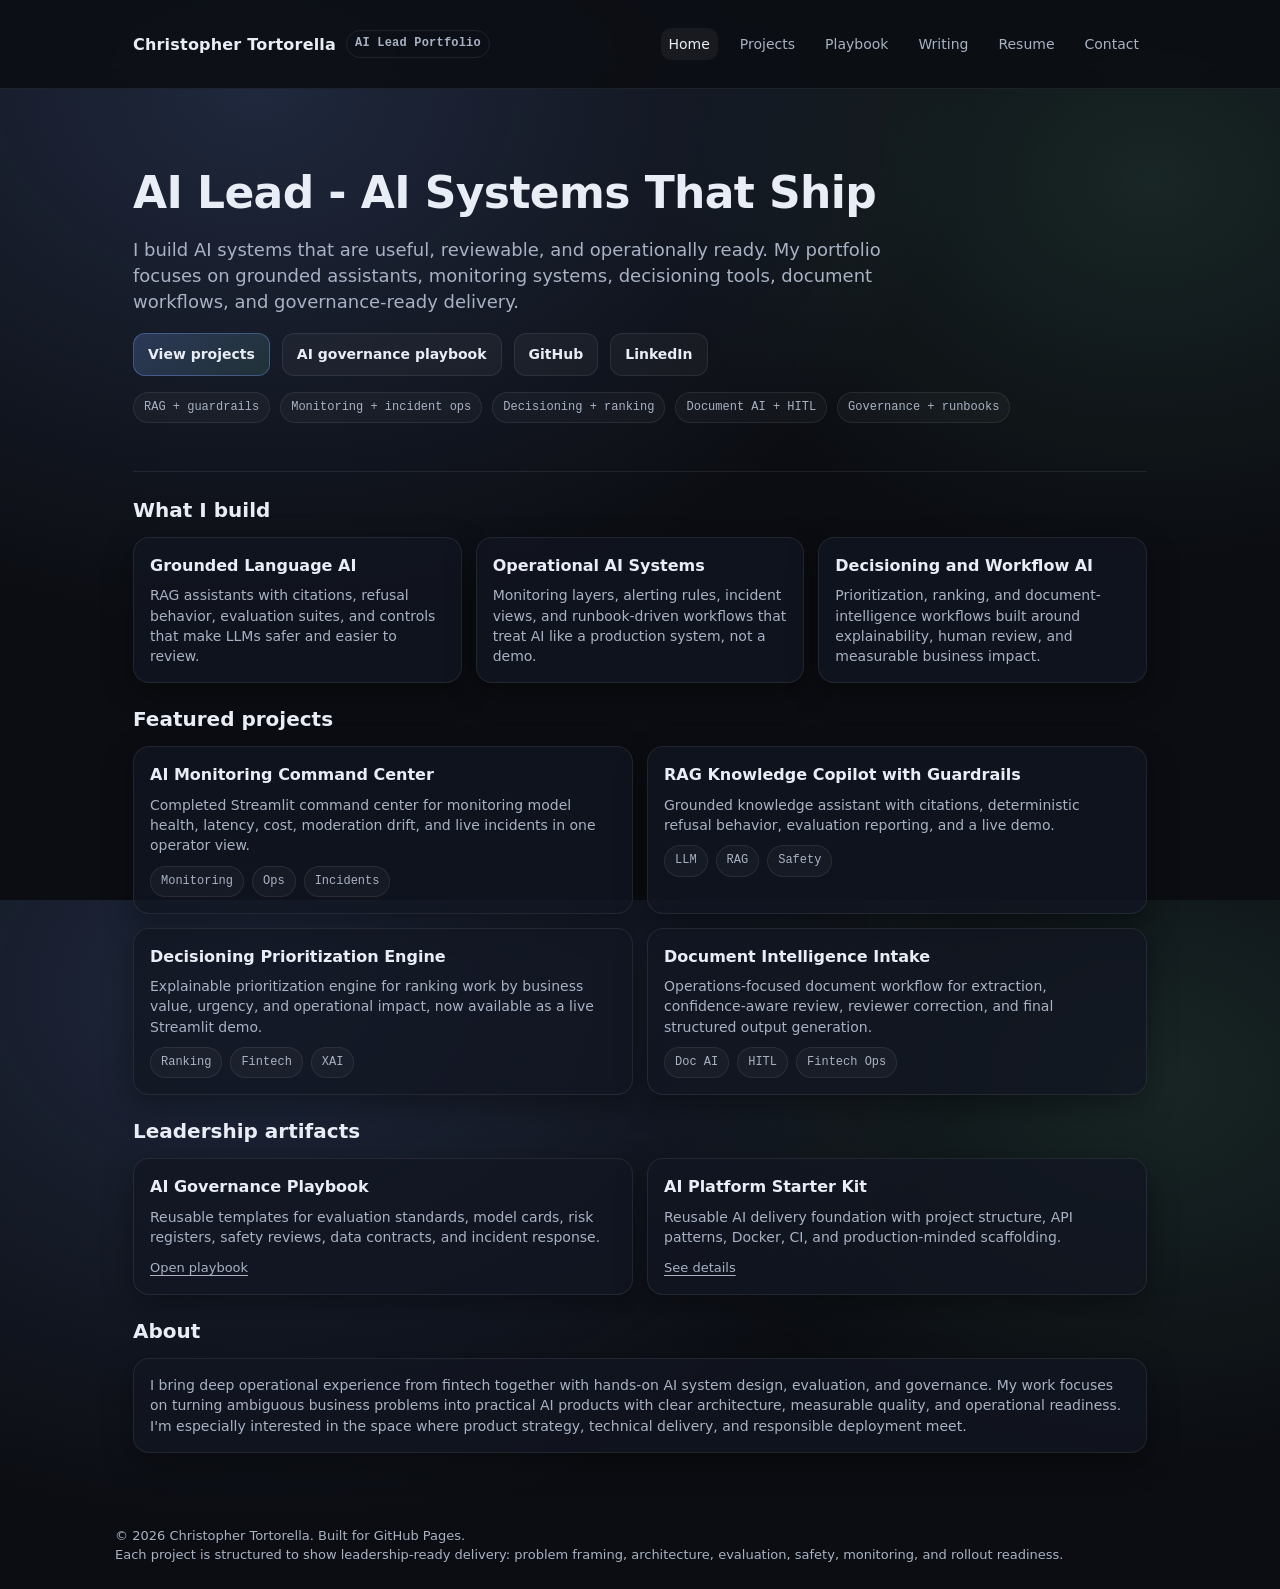
<file: index.html>
<!doctype html>
<html lang="en">
<head>
  <meta charset="utf-8"/>
  <meta name="viewport" content="width=device-width, initial-scale=1"/>
  <title>AI Lead Portfolio</title>
  <link rel="stylesheet" href="assets/css/style.css"/>
</head>
<body data-page="index">
  <script src="assets/config.js"></script>

<div class="nav">
  <div class="container nav-inner">
    <div class="brand">
      <span id="siteName">Christopher Tortorella</span>
      <span class="badge">AI Lead Portfolio</span>
    </div>
    <div class="links" id="navLinks">
      <a href="index.html" data-page="index">Home</a>
      <a href="projects.html" data-page="projects">Projects</a>
      <a href="playbook.html" data-page="playbook">Playbook</a>
      <a href="writing.html" data-page="writing">Writing</a>
      <a href="resume.html" data-page="resume">Resume</a>
      <a href="contact.html" data-page="contact">Contact</a>
    </div>
  </div>
</div>

  <div class="container">

<section class="hero">
  <h1>AI Lead - AI Systems That Ship</h1>

  <p class="lead">
    I build AI systems that are useful, reviewable, and operationally ready. My portfolio focuses on
    grounded assistants, monitoring systems, decisioning tools, document workflows, and governance-ready delivery.
  </p>

  <div class="cta-row">
    <a class="btn primary" href="projects.html">View projects</a>
    <a class="btn" href="playbook.html">AI governance playbook</a>
    <a class="btn" data-fill="github" href="#">GitHub</a>
    <a class="btn" data-fill="linkedin" href="#">LinkedIn</a>
  </div>

  <div class="kpi" style="margin-top:16px">
    <span class="pill">RAG + guardrails</span>
    <span class="pill">Monitoring + incident ops</span>
    <span class="pill">Decisioning + ranking</span>
    <span class="pill">Document AI + HITL</span>
    <span class="pill">Governance + runbooks</span>
  </div>
</section>

<hr class="sep"/>

<section class="section">
  <h2>What I build</h2>

  <div class="grid cols-3">
    <div class="card">
      <h3>Grounded Language AI</h3>
      <p>RAG assistants with citations, refusal behavior, evaluation suites, and controls that make LLMs safer and easier to review.</p>
    </div>

    <div class="card">
      <h3>Operational AI Systems</h3>
      <p>Monitoring layers, alerting rules, incident views, and runbook-driven workflows that treat AI like a production system, not a demo.</p>
    </div>

    <div class="card">
      <h3>Decisioning and Workflow AI</h3>
      <p>Prioritization, ranking, and document-intelligence workflows built around explainability, human review, and measurable business impact.</p>
    </div>
  </div>
</section>

<section class="section">
  <h2>Featured projects</h2>

  <div class="grid cols-2">
    <a class="card" href="projects.html#monitoring">
      <h3>AI Monitoring Command Center</h3>
      <p>Completed Streamlit command center for monitoring model health, latency, cost, moderation drift, and live incidents in one operator view.</p>
      <div class="project-meta">
        <span class="pill">Monitoring</span><span class="pill">Ops</span><span class="pill">Incidents</span>
      </div>
    </a>

    <a class="card" href="projects.html#rag-copilot">
      <h3>RAG Knowledge Copilot with Guardrails</h3>
      <p>Grounded knowledge assistant with citations, deterministic refusal behavior, evaluation reporting, and a live demo.</p>
      <div class="project-meta">
        <span class="pill">LLM</span><span class="pill">RAG</span><span class="pill">Safety</span>
      </div>
    </a>

    <a class="card" href="projects.html#decisioning">
      <h3>Decisioning Prioritization Engine</h3>
      <p>Explainable prioritization engine for ranking work by business value, urgency, and operational impact, now available as a live Streamlit demo.</p>
      <div class="project-meta">
        <span class="pill">Ranking</span><span class="pill">Fintech</span><span class="pill">XAI</span>
      </div>
    </a>

    <a class="card" href="projects.html#docai">
      <h3>Document Intelligence Intake</h3>
      <p>Operations-focused document workflow for extraction, confidence-aware review, reviewer correction, and final structured output generation.</p>
      <div class="project-meta">
        <span class="pill">Doc AI</span><span class="pill">HITL</span><span class="pill">Fintech Ops</span>
      </div>
    </a>
  </div>
</section>

<section class="section">
  <h2>Leadership artifacts</h2>

  <div class="grid cols-2">
    <div class="card">
      <h3>AI Governance Playbook</h3>
      <p>Reusable templates for evaluation standards, model cards, risk registers, safety reviews, data contracts, and incident response.</p>
      <div class="project-links">
        <a href="playbook.html">Open playbook</a>
      </div>
    </div>

    <div class="card">
      <h3>AI Platform Starter Kit</h3>
      <p>Reusable AI delivery foundation with project structure, API patterns, Docker, CI, and production-minded scaffolding.</p>
      <div class="project-links">
        <a href="projects.html#platform">See details</a>
      </div>
    </div>
  </div>
</section>

<section class="section">
  <h2>About</h2>

  <div class="card">
    <p>
      I bring deep operational experience from fintech together with hands-on AI system design, evaluation,
      and governance. My work focuses on turning ambiguous business problems into practical AI products with
      clear architecture, measurable quality, and operational readiness. I'm especially interested in the
      space where product strategy, technical delivery, and responsible deployment meet.
    </p>
  </div>
</section>

  </div>

<div class="container footer">
  <div>&copy; <span id="year"></span> <span id="footerName">Christopher Tortorella</span>. Built for GitHub Pages.</div>
  <div class="note">Each project is structured to show leadership-ready delivery: problem framing, architecture, evaluation, safety, monitoring, and rollout readiness.</div>
</div>
<script>
  const y = new Date().getFullYear();
  document.getElementById("year").textContent = y;
</script>

  <script src="assets/site.js"></script>
</body>
</html>
</file>
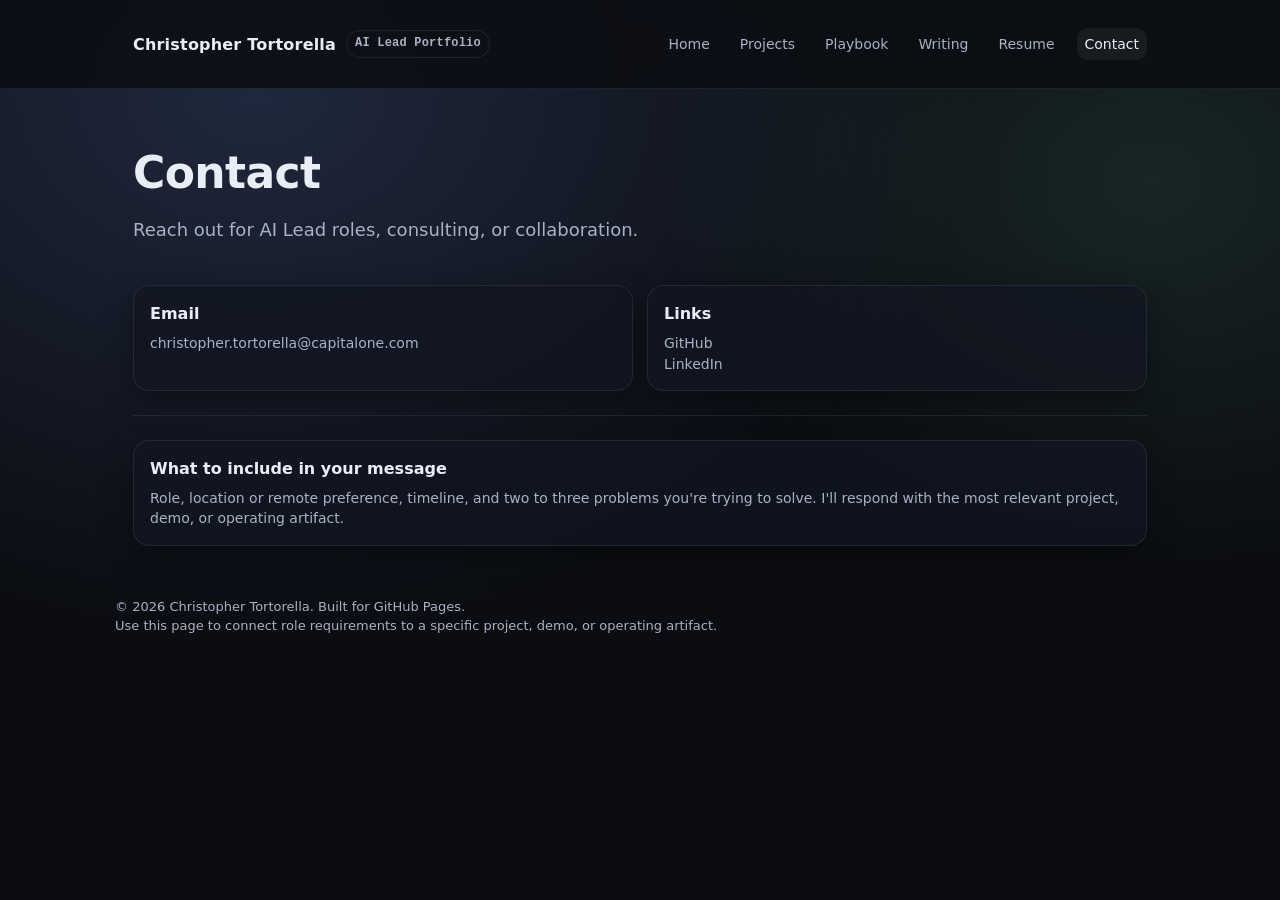
<file: contact.html>
<!doctype html>
<html lang="en">
<head>
  <meta charset="utf-8"/>
  <meta name="viewport" content="width=device-width, initial-scale=1"/>
  <title>Contact - AI Lead Portfolio</title>
  <link rel="stylesheet" href="assets/css/style.css"/>
</head>
<body data-page="contact">
  <script src="assets/config.js"></script>

<div class="nav">
  <div class="container nav-inner">
    <div class="brand">
      <span id="siteName">Christopher Tortorella</span>
      <span class="badge">AI Lead Portfolio</span>
    </div>
    <div class="links" id="navLinks">
      <a href="index.html" data-page="index">Home</a>
      <a href="projects.html" data-page="projects">Projects</a>
      <a href="playbook.html" data-page="playbook">Playbook</a>
      <a href="writing.html" data-page="writing">Writing</a>
      <a href="resume.html" data-page="resume">Resume</a>
      <a href="contact.html" data-page="contact">Contact</a>
    </div>
  </div>
</div>

  <div class="container">

<section class="hero" style="padding-top:24px">
  <h1>Contact</h1>
  <p class="lead">Reach out for AI Lead roles, consulting, or collaboration.</p>
</section>

<div class="grid cols-2">
  <div class="card">
    <h3>Email</h3>
    <p>
      <a data-fill="email" href="mailto:christopher.tortorella@capitalone.com">
        christopher.tortorella@capitalone.com
      </a>
    </p>
  </div>

  <div class="card">
    <h3>Links</h3>
    <p>
      <a data-fill="github" href="https://github.com/tort1493" target="_blank" rel="noopener">GitHub</a>
    </p>
    <p>
      <a data-fill="linkedin" href="https://www.linkedin.com/in/christopher-tortorella-0a24b991/" target="_blank" rel="noopener">LinkedIn</a>
    </p>
  </div>
</div>

<hr class="sep"/>

<div class="card">
  <h3>What to include in your message</h3>
  <p>
    Role, location or remote preference, timeline, and two to three problems you're trying to solve.
    I'll respond with the most relevant project, demo, or operating artifact.
  </p>
</div>

  </div>

<div class="container footer">
  <div>&copy; <span id="year"></span> <span id="footerName">Christopher Tortorella</span>. Built for GitHub Pages.</div>
  <div class="note">Use this page to connect role requirements to a specific project, demo, or operating artifact.</div>
</div>
<script>
  const y = new Date().getFullYear();
  document.getElementById("year").textContent = y;
</script>

  <script src="assets/site.js"></script>
</body>
</html>
</file>
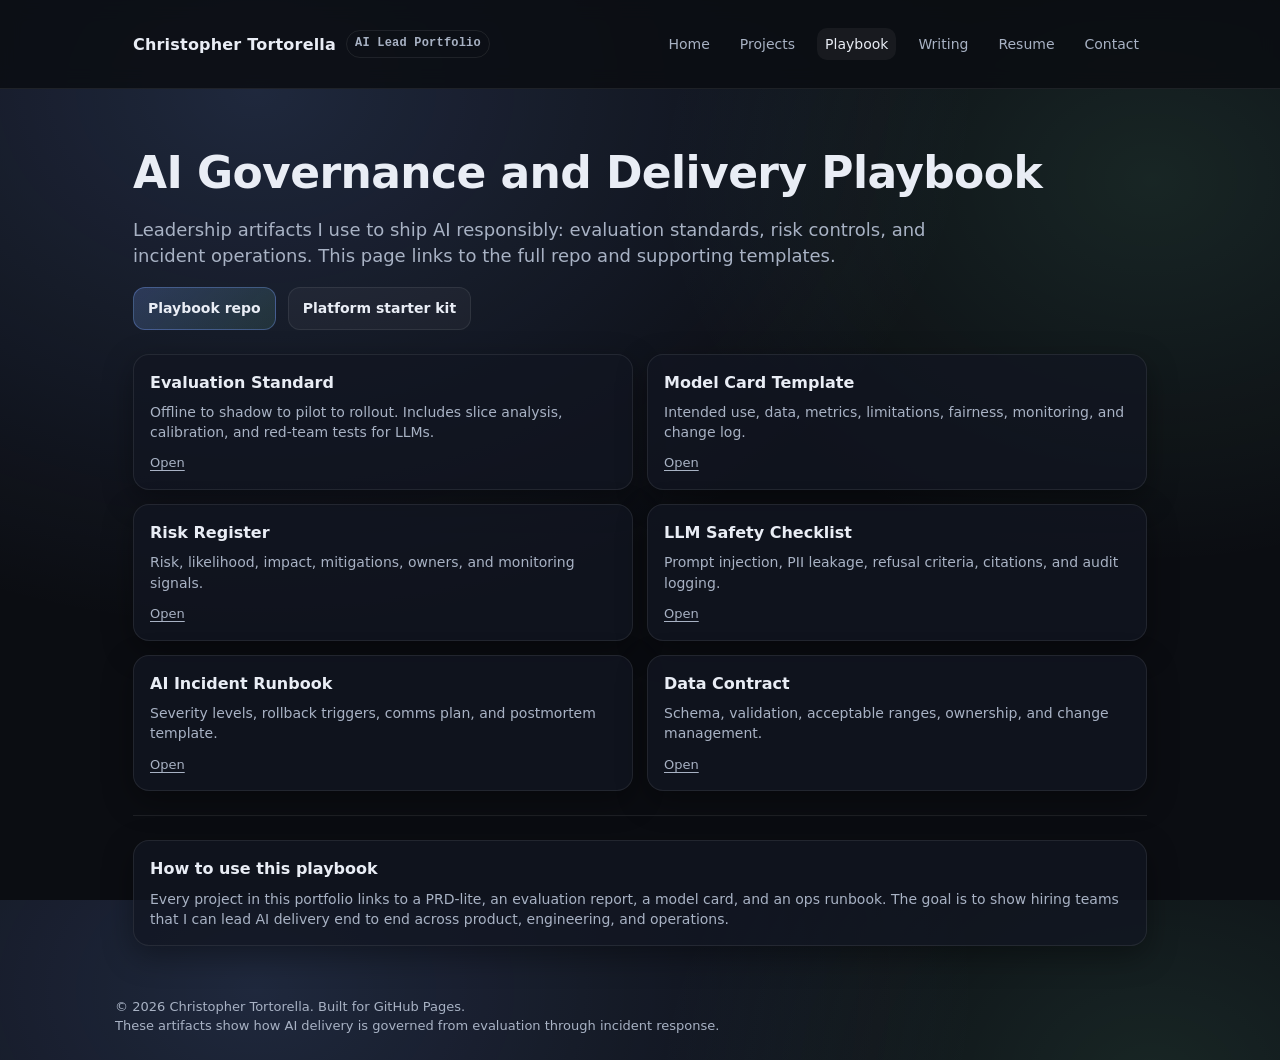
<file: playbook.html>
<!doctype html>
<html lang="en">
<head>
  <meta charset="utf-8"/>
  <meta name="viewport" content="width=device-width, initial-scale=1"/>
  <title>Playbook - AI Lead Portfolio</title>
  <link rel="stylesheet" href="assets/css/style.css"/>
</head>
<body data-page="playbook">
  <script src="assets/config.js"></script>

<div class="nav">
  <div class="container nav-inner">
    <div class="brand">
      <span id="siteName">Christopher Tortorella</span>
      <span class="badge">AI Lead Portfolio</span>
    </div>
    <div class="links" id="navLinks">
      <a href="index.html" data-page="index">Home</a>
      <a href="projects.html" data-page="projects">Projects</a>
      <a href="playbook.html" data-page="playbook">Playbook</a>
      <a href="writing.html" data-page="writing">Writing</a>
      <a href="resume.html" data-page="resume">Resume</a>
      <a href="contact.html" data-page="contact">Contact</a>
    </div>
  </div>
</div>

  <div class="container">

<section class="hero" style="padding-top:24px">
  <h1>AI Governance and Delivery Playbook</h1>
  <p class="lead">
    Leadership artifacts I use to ship AI responsibly: evaluation standards, risk controls, and incident operations.
    This page links to the full repo and supporting templates.
  </p>
  <div class="cta-row">
    <a class="btn primary" href="https://github.com/tort1493/ai-governance-playbook" target="_blank" rel="noopener">Playbook repo</a>
    <a class="btn" href="projects.html#platform">Platform starter kit</a>
  </div>
</section>

<div class="grid cols-2">
  <div class="card">
    <h3>Evaluation Standard</h3>
    <p>Offline to shadow to pilot to rollout. Includes slice analysis, calibration, and red-team tests for LLMs.</p>
    <div class="project-links">
      <a href="https://github.com/tort1493/ai-governance-playbook/blob/main/evaluation_standard.md" target="_blank" rel="noopener">Open</a>
    </div>
  </div>

  <div class="card">
    <h3>Model Card Template</h3>
    <p>Intended use, data, metrics, limitations, fairness, monitoring, and change log.</p>
    <div class="project-links">
      <a href="https://github.com/tort1493/ai-governance-playbook/blob/main/model_card_template.md" target="_blank" rel="noopener">Open</a>
    </div>
  </div>

  <div class="card">
    <h3>Risk Register</h3>
    <p>Risk, likelihood, impact, mitigations, owners, and monitoring signals.</p>
    <div class="project-links">
      <a href="https://github.com/tort1493/ai-governance-playbook/blob/main/risk_register_template.md" target="_blank" rel="noopener">Open</a>
    </div>
  </div>

  <div class="card">
    <h3>LLM Safety Checklist</h3>
    <p>Prompt injection, PII leakage, refusal criteria, citations, and audit logging.</p>
    <div class="project-links">
      <a href="https://github.com/tort1493/ai-governance-playbook/blob/main/llm_safety_checklist.md" target="_blank" rel="noopener">Open</a>
    </div>
  </div>

  <div class="card">
    <h3>AI Incident Runbook</h3>
    <p>Severity levels, rollback triggers, comms plan, and postmortem template.</p>
    <div class="project-links">
      <a href="https://github.com/tort1493/ai-governance-playbook/blob/main/incident_runbook.md" target="_blank" rel="noopener">Open</a>
    </div>
  </div>

  <div class="card">
    <h3>Data Contract</h3>
    <p>Schema, validation, acceptable ranges, ownership, and change management.</p>
    <div class="project-links">
      <a href="https://github.com/tort1493/ai-governance-playbook/blob/main/data_contract_template.md" target="_blank" rel="noopener">Open</a>
    </div>
  </div>
</div>

<hr class="sep"/>

<div class="card">
  <h3>How to use this playbook</h3>
  <p>
    Every project in this portfolio links to a PRD-lite, an evaluation report, a model card, and an ops runbook.
    The goal is to show hiring teams that I can lead AI delivery end to end across product, engineering, and operations.
  </p>
</div>

  </div>

<div class="container footer">
  <div>&copy; <span id="year"></span> <span id="footerName">Christopher Tortorella</span>. Built for GitHub Pages.</div>
  <div class="note">These artifacts show how AI delivery is governed from evaluation through incident response.</div>
</div>
<script>
  const y = new Date().getFullYear();
  document.getElementById("year").textContent = y;
</script>

  <script src="assets/site.js"></script>
</body>
</html>
</file>
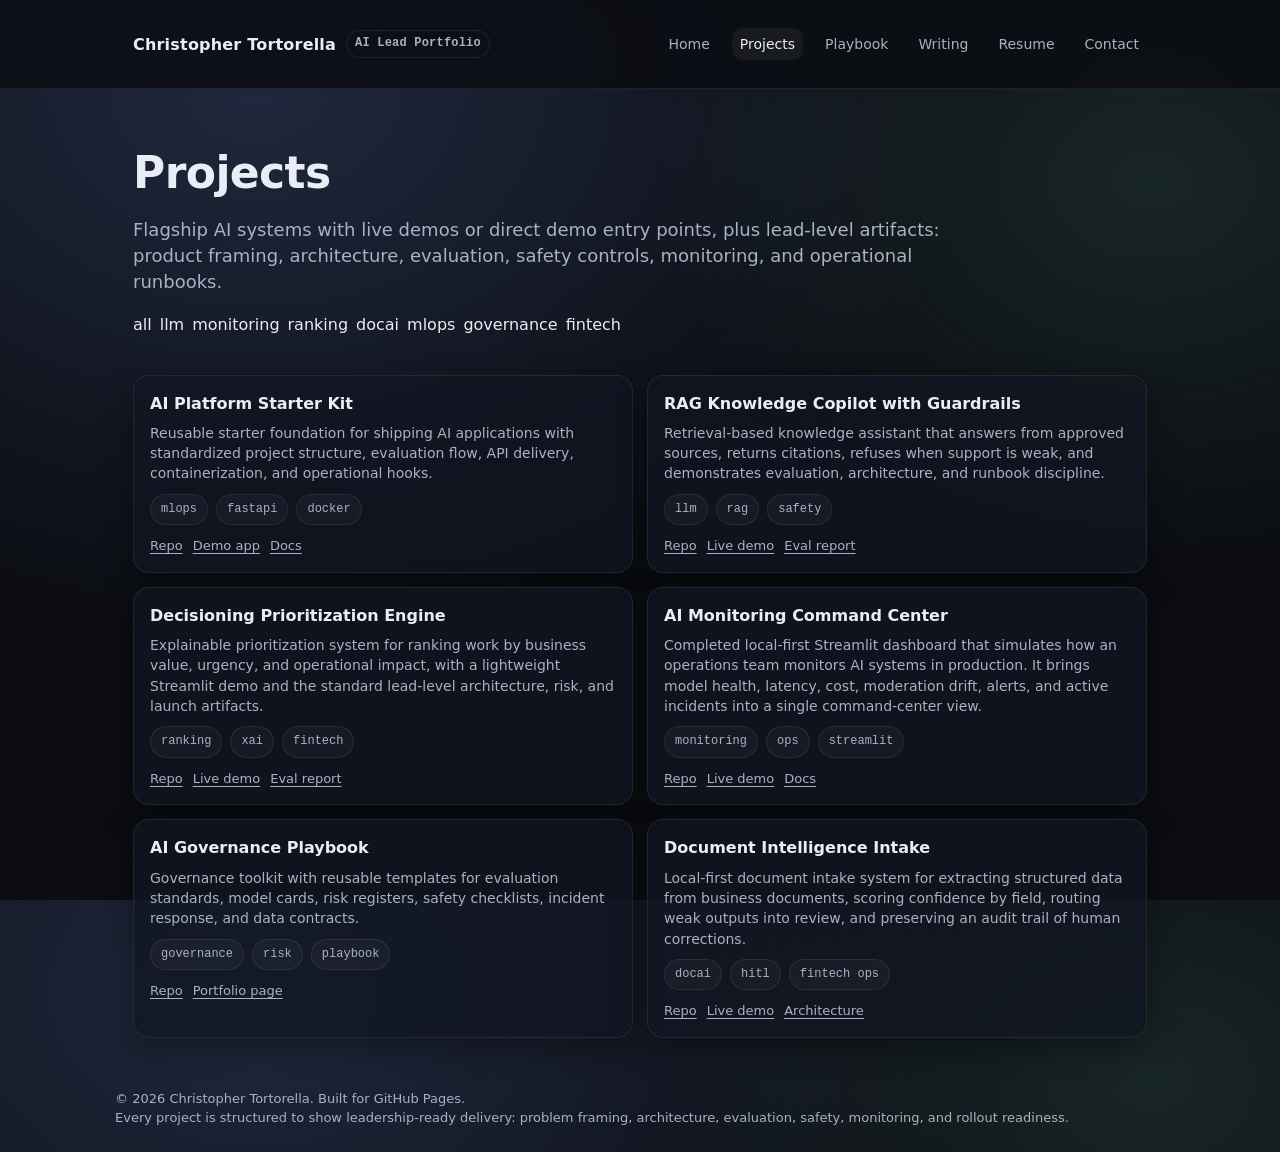
<file: projects.html>
<!doctype html>
<html lang="en">
<head>
  <meta charset="utf-8"/>
  <meta name="viewport" content="width=device-width, initial-scale=1"/>
  <title>Projects - AI Lead Portfolio</title>
  <link rel="stylesheet" href="assets/css/style.css"/>
</head>
<body data-page="projects">
  <script src="assets/config.js"></script>

<div class="nav">
  <div class="container nav-inner">
    <div class="brand">
      <span id="siteName">Christopher Tortorella</span>
      <span class="badge">AI Lead Portfolio</span>
    </div>
    <div class="links" id="navLinks">
      <a href="index.html" data-page="index">Home</a>
      <a href="projects.html" data-page="projects">Projects</a>
      <a href="playbook.html" data-page="playbook">Playbook</a>
      <a href="writing.html" data-page="writing">Writing</a>
      <a href="resume.html" data-page="resume">Resume</a>
      <a href="contact.html" data-page="contact">Contact</a>
    </div>
  </div>
</div>

  <div class="container">

<section class="hero" style="padding-top:24px">
  <h1>Projects</h1>
  <p class="lead">
    Flagship AI systems with live demos or direct demo entry points, plus lead-level artifacts:
    product framing, architecture, evaluation, safety controls, monitoring, and operational runbooks.
  </p>
  <div class="filters">
    <span>all</span>
    <span>llm</span>
    <span>monitoring</span>
    <span>ranking</span>
    <span>docai</span>
    <span>mlops</span>
    <span>governance</span>
    <span>fintech</span>
  </div>
</section>

<div class="grid cols-2" id="projectGrid">

  <div class="card project" id="platform" data-tags="mlops">
    <h3>AI Platform Starter Kit</h3>
    <p>
      Reusable starter foundation for shipping AI applications with standardized project structure,
      evaluation flow, API delivery, containerization, and operational hooks.
    </p>
    <div class="project-meta">
      <span class="pill">mlops</span><span class="pill">fastapi</span><span class="pill">docker</span>
    </div>
    <div class="project-links">
      <a href="https://github.com/tort1493/ai-platform-starter-kit" target="_blank" rel="noopener">Repo</a>
      <a href="https://github.com/tort1493/ai-platform-starter-kit/blob/main/app/app.py" target="_blank" rel="noopener">Demo app</a>
      <a href="https://github.com/tort1493/ai-platform-starter-kit/tree/main/docs" target="_blank" rel="noopener">Docs</a>
    </div>
  </div>

  <div class="card project" id="rag-copilot" data-tags="llm">
    <h3>RAG Knowledge Copilot with Guardrails</h3>
    <p>
      Retrieval-based knowledge assistant that answers from approved sources, returns citations,
      refuses when support is weak, and demonstrates evaluation, architecture, and runbook discipline.
    </p>
    <div class="project-meta">
      <span class="pill">llm</span><span class="pill">rag</span><span class="pill">safety</span>
    </div>
    <div class="project-links">
      <a href="https://github.com/tort1493/rag-knowledge-copilot" target="_blank" rel="noopener">Repo</a>
      <a href="https://rag-knowledge-copilot-4kfqkwc8uzhjcfvtwj9ijj.streamlit.app/" target="_blank" rel="noopener">Live demo</a>
      <a href="https://github.com/tort1493/rag-knowledge-copilot/blob/main/docs/03_evaluation_report.md" target="_blank" rel="noopener">Eval report</a>
    </div>
  </div>

  <div class="card project" id="decisioning" data-tags="ranking fintech">
    <h3>Decisioning Prioritization Engine</h3>
    <p>
      Explainable prioritization system for ranking work by business value, urgency, and operational impact,
      with a lightweight Streamlit demo and the standard lead-level architecture, risk, and launch artifacts.
    </p>
    <div class="project-meta">
      <span class="pill">ranking</span><span class="pill">xai</span><span class="pill">fintech</span>
    </div>
    <div class="project-links">
      <a href="https://github.com/tort1493/decisioning-prioritization-engine" target="_blank" rel="noopener">Repo</a>
      <a href="https://decisioning-prioritization-engine-3gtdqy536k93znykdgurnd.streamlit.app/" target="_blank" rel="noopener">Live demo</a>
      <a href="https://github.com/tort1493/decisioning-prioritization-engine/blob/main/docs/03_evaluation_report.md" target="_blank" rel="noopener">Eval report</a>
    </div>
  </div>

  <div class="card project" id="monitoring" data-tags="monitoring mlops">
    <h3>AI Monitoring Command Center</h3>
    <p>
      Completed local-first Streamlit dashboard that simulates how an operations team monitors AI systems in production.
      It brings model health, latency, cost, moderation drift, alerts, and active incidents into a single command-center view.
    </p>
    <div class="project-meta">
      <span class="pill">monitoring</span><span class="pill">ops</span><span class="pill">streamlit</span>
    </div>
    <div class="project-links">
      <a href="https://github.com/tort1493/ai-monitoring-command-center" target="_blank" rel="noopener">Repo</a>
      <a href="https://ai-monitoring-command-center-6mo7benrwc4z4onpdzjhdx.streamlit.app/" target="_blank" rel="noopener">Live demo</a>
      <a href="https://github.com/tort1493/ai-monitoring-command-center/tree/main/docs" target="_blank" rel="noopener">Docs</a>
    </div>
  </div>

  <div class="card project" id="governance" data-tags="governance fintech">
    <h3>AI Governance Playbook</h3>
    <p>
      Governance toolkit with reusable templates for evaluation standards, model cards, risk registers,
      safety checklists, incident response, and data contracts.
    </p>
    <div class="project-meta">
      <span class="pill">governance</span><span class="pill">risk</span><span class="pill">playbook</span>
    </div>
    <div class="project-links">
      <a href="https://github.com/tort1493/ai-governance-playbook" target="_blank" rel="noopener">Repo</a>
      <a href="playbook.html">Portfolio page</a>
    </div>
  </div>

  <div class="card project" id="docai" data-tags="docai">
    <h3>Document Intelligence Intake</h3>
    <p>
      Local-first document intake system for extracting structured data from business documents, scoring
      confidence by field, routing weak outputs into review, and preserving an audit trail of human corrections.
    </p>
    <div class="project-meta">
      <span class="pill">docai</span><span class="pill">hitl</span><span class="pill">fintech ops</span>
    </div>
    <div class="project-links">
      <a href="https://github.com/tort1493/document-intelligence-intake" target="_blank" rel="noopener">Repo</a>
      <a href="https://tort1493-document-intelligence-intake-appapp-lxzppr.streamlit.app/" target="_blank" rel="noopener">Live demo</a>
      <a href="https://github.com/tort1493/document-intelligence-intake/blob/main/docs/02_architecture.md" target="_blank" rel="noopener">Architecture</a>
    </div>
  </div>

</div>

  </div>

<div class="container footer">
  <div>&copy; <span id="year"></span> <span id="footerName">Christopher Tortorella</span>. Built for GitHub Pages.</div>
  <div class="note">
    Every project is structured to show leadership-ready delivery: problem framing, architecture,
    evaluation, safety, monitoring, and rollout readiness.
  </div>
</div>
<script>
  const y = new Date().getFullYear();
  document.getElementById("year").textContent = y;
</script>

  <script src="assets/site.js"></script>
</body>
</html>
</file>
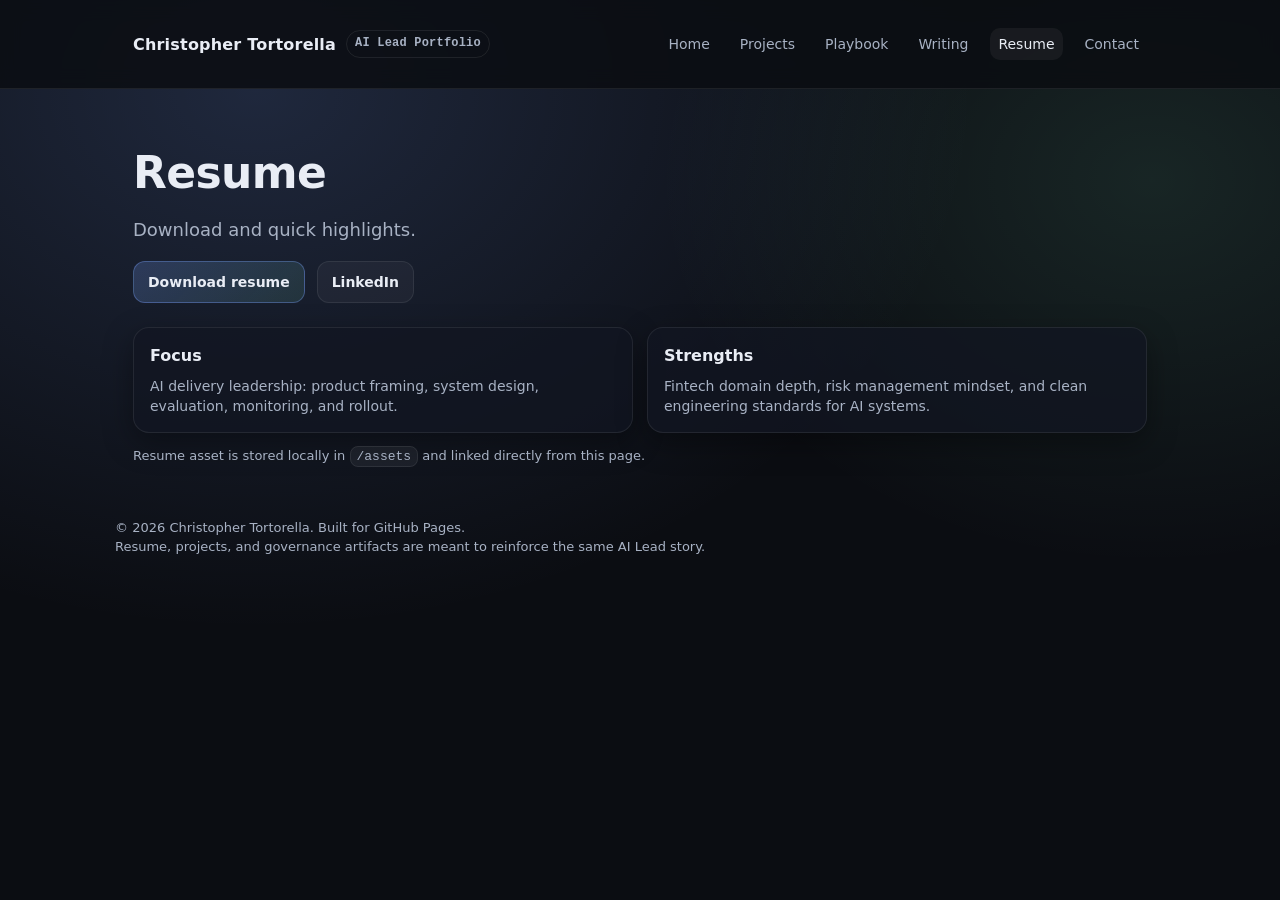
<file: resume.html>
<!doctype html>
<html lang="en">
<head>
  <meta charset="utf-8"/>
  <meta name="viewport" content="width=device-width, initial-scale=1"/>
  <title>Resume - AI Lead Portfolio</title>
  <link rel="stylesheet" href="assets/css/style.css"/>
</head>
<body data-page="resume">
  <script src="assets/config.js"></script>

<div class="nav">
  <div class="container nav-inner">
    <div class="brand">
      <span id="siteName">Christopher Tortorella</span>
      <span class="badge">AI Lead Portfolio</span>
    </div>
    <div class="links" id="navLinks">
      <a href="index.html" data-page="index">Home</a>
      <a href="projects.html" data-page="projects">Projects</a>
      <a href="playbook.html" data-page="playbook">Playbook</a>
      <a href="writing.html" data-page="writing">Writing</a>
      <a href="resume.html" data-page="resume">Resume</a>
      <a href="contact.html" data-page="contact">Contact</a>
    </div>
  </div>
</div>

  <div class="container">

<section class="hero" style="padding-top:24px">
  <h1>Resume</h1>
  <p class="lead">Download and quick highlights.</p>
  <div class="cta-row">
    <a class="btn primary" href="assets/Christopher_Tortorella_Resume2025.docx">Download resume</a>
    <a class="btn" href="#" data-fill="linkedin">LinkedIn</a>
  </div>
</section>

<div class="grid cols-2">
  <div class="card">
    <h3>Focus</h3>
    <p>AI delivery leadership: product framing, system design, evaluation, monitoring, and rollout.</p>
  </div>
  <div class="card">
    <h3>Strengths</h3>
    <p>Fintech domain depth, risk management mindset, and clean engineering standards for AI systems.</p>
  </div>
</div>

<div class="note" style="margin-top:14px">
  Resume asset is stored locally in <span class="code">/assets</span> and linked directly from this page.
</div>

  </div>

<div class="container footer">
  <div>&copy; <span id="year"></span> <span id="footerName">Christopher Tortorella</span>. Built for GitHub Pages.</div>
  <div class="note">Resume, projects, and governance artifacts are meant to reinforce the same AI Lead story.</div>
</div>
<script>
  const y = new Date().getFullYear();
  document.getElementById("year").textContent = y;
</script>

  <script src="assets/site.js"></script>
</body>
</html>
</file>
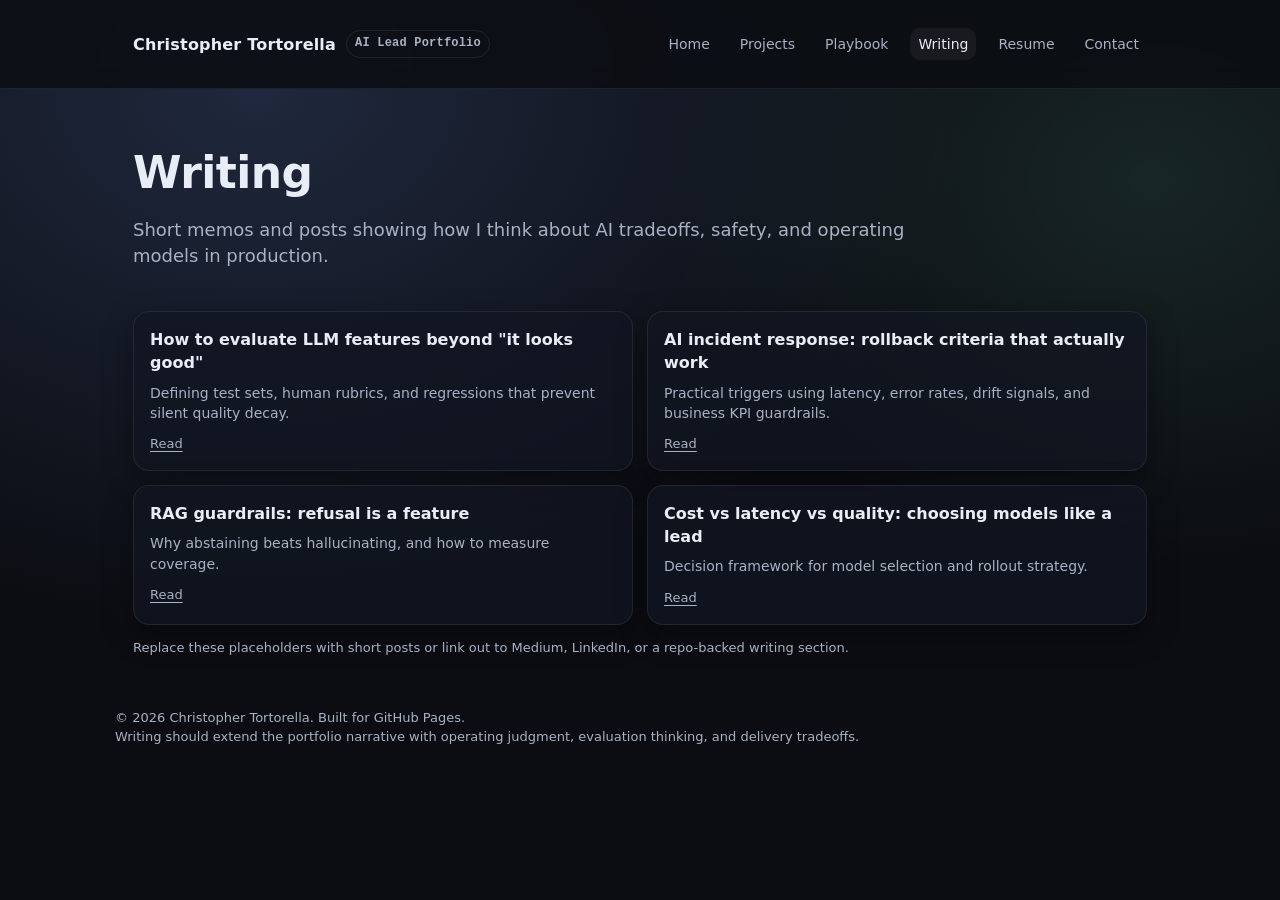
<file: writing.html>
<!doctype html>
<html lang="en">
<head>
  <meta charset="utf-8"/>
  <meta name="viewport" content="width=device-width, initial-scale=1"/>
  <title>Writing - AI Lead Portfolio</title>
  <link rel="stylesheet" href="assets/css/style.css"/>
</head>
<body data-page="writing">
  <script src="assets/config.js"></script>

<div class="nav">
  <div class="container nav-inner">
    <div class="brand">
      <span id="siteName">Christopher Tortorella</span>
      <span class="badge">AI Lead Portfolio</span>
    </div>
    <div class="links" id="navLinks">
      <a href="index.html" data-page="index">Home</a>
      <a href="projects.html" data-page="projects">Projects</a>
      <a href="playbook.html" data-page="playbook">Playbook</a>
      <a href="writing.html" data-page="writing">Writing</a>
      <a href="resume.html" data-page="resume">Resume</a>
      <a href="contact.html" data-page="contact">Contact</a>
    </div>
  </div>
</div>

  <div class="container">

<section class="hero" style="padding-top:24px">
  <h1>Writing</h1>
  <p class="lead">Short memos and posts showing how I think about AI tradeoffs, safety, and operating models in production.</p>
</section>

<div class="grid cols-2">
  <div class="card">
    <h3>How to evaluate LLM features beyond "it looks good"</h3>
    <p>Defining test sets, human rubrics, and regressions that prevent silent quality decay.</p>
    <div class="project-links"><a href="#">Read</a></div>
  </div>
  <div class="card">
    <h3>AI incident response: rollback criteria that actually work</h3>
    <p>Practical triggers using latency, error rates, drift signals, and business KPI guardrails.</p>
    <div class="project-links"><a href="#">Read</a></div>
  </div>
  <div class="card">
    <h3>RAG guardrails: refusal is a feature</h3>
    <p>Why abstaining beats hallucinating, and how to measure coverage.</p>
    <div class="project-links"><a href="#">Read</a></div>
  </div>
  <div class="card">
    <h3>Cost vs latency vs quality: choosing models like a lead</h3>
    <p>Decision framework for model selection and rollout strategy.</p>
    <div class="project-links"><a href="#">Read</a></div>
  </div>
</div>

<div class="note" style="margin-top:14px">
  Replace these placeholders with short posts or link out to Medium, LinkedIn, or a repo-backed writing section.
</div>

  </div>

<div class="container footer">
  <div>&copy; <span id="year"></span> <span id="footerName">Christopher Tortorella</span>. Built for GitHub Pages.</div>
  <div class="note">Writing should extend the portfolio narrative with operating judgment, evaluation thinking, and delivery tradeoffs.</div>
</div>
<script>
  const y = new Date().getFullYear();
  document.getElementById("year").textContent = y;
</script>

  <script src="assets/site.js"></script>
</body>
</html>
</file>
<file: assets/css/style.css>
:root{
  --bg:#0b0d12;
  --panel:#121622;
  --text:#e9edf5;
  --muted:#a8b2c4;
  --accent:#7aa2ff;
  --accent2:#8bffcc;
  --border:rgba(255,255,255,.08);
  --shadow: 0 10px 30px rgba(0,0,0,.35);
  --radius:16px;
  --max: 1050px;
  --mono: ui-monospace, SFMono-Regular, Menlo, Monaco, Consolas, "Liberation Mono", "Courier New", monospace;
  --sans: ui-sans-serif, system-ui, -apple-system, Segoe UI, Roboto, Helvetica, Arial, "Apple Color Emoji","Segoe UI Emoji";
}
*{box-sizing:border-box}
html,body{height:100%}
body{
  margin:0;
  background: radial-gradient(1200px 900px at 20% 10%, rgba(122,162,255,.18), transparent 60%),
              radial-gradient(900px 700px at 90% 20%, rgba(139,255,204,.10), transparent 55%),
              var(--bg);
  color:var(--text);
  font-family:var(--sans);
  line-height:1.45;
}
a{color:inherit; text-decoration:none}
a:hover{opacity:.92}
.container{max-width:var(--max); margin:0 auto; padding:28px 18px}
.nav{
  position:sticky; top:0;
  background:rgba(11,13,18,.85);
  backdrop-filter: blur(10px);
  border-bottom:1px solid var(--border);
  z-index:50;
}
.nav-inner{display:flex; align-items:center; justify-content:space-between; gap:14px}
.brand{display:flex; align-items:center; gap:10px; font-weight:700; letter-spacing:.2px}
.badge{
  font-family:var(--mono);
  font-size:12px; padding:4px 8px; border:1px solid var(--border);
  border-radius:999px; color:var(--muted)
}
.links{display:flex; gap:14px; flex-wrap:wrap}
.links a{color:var(--muted); font-size:14px; padding:6px 8px; border-radius:10px}
.links a.active, .links a:hover{color:var(--text); background:rgba(255,255,255,.05)}
.hero{
  padding:44px 0 24px;
}
h1{font-size:44px; margin:0 0 12px; letter-spacing:-.6px}
p.lead{margin:0 0 18px; color:var(--muted); font-size:18px; max-width:820px}
.cta-row{display:flex; gap:12px; flex-wrap:wrap; margin-top:14px}
.btn{
  display:inline-flex; align-items:center; justify-content:center;
  padding:10px 14px; border-radius:12px;
  border:1px solid var(--border);
  background:rgba(255,255,255,.04);
  color:var(--text);
  font-size:14px; font-weight:600;
}
.btn.primary{
  background: linear-gradient(135deg, rgba(122,162,255,.22), rgba(139,255,204,.10));
  border-color: rgba(122,162,255,.35);
}
.btn small{color:var(--muted); font-weight:500; margin-left:8px}
.grid{display:grid; gap:14px}
@media(min-width:860px){
  .grid.cols-3{grid-template-columns:repeat(3, 1fr)}
  .grid.cols-2{grid-template-columns:repeat(2, 1fr)}
}
.card{
  border:1px solid var(--border);
  background: rgba(18,22,34,.75);
  border-radius: var(--radius);
  box-shadow: var(--shadow);
  padding:16px;
}
.card h3{margin:0 0 8px; font-size:16px}
.card p{margin:0; color:var(--muted); font-size:14px}
.section{margin:22px 0}
.section h2{margin:0 0 12px; font-size:20px}
.kpi{display:flex; gap:10px; flex-wrap:wrap}
.pill{
  font-family:var(--mono);
  font-size:12px;
  border:1px solid var(--border);
  color:var(--muted);
  border-radius:999px;
  padding:6px 10px;
  background: rgba(255,255,255,.03);
}
hr.sep{border:none; border-top:1px solid var(--border); margin:24px 0}
.footer{padding:24px 0; color:var(--muted); font-size:13px}
.note{color:var(--muted); font-size:13px}
.code{
  font-family:var(--mono);
  padding:2px 6px; border-radius:8px;
  background:rgba(255,255,255,.05);
  border:1px solid var(--border);
}
.filters{display:flex; gap:8px; flex-wrap:wrap; margin:10px 0 14px}
.filter-btn{
  cursor:pointer;
  border:1px solid var(--border);
  border-radius:999px;
  padding:7px 10px;
  background:rgba(255,255,255,.03);
  color:var(--muted);
  font-size:12px;
  font-family:var(--mono);
}
.filter-btn.active{color:var(--text); border-color:rgba(122,162,255,.5); background:rgba(122,162,255,.12)}
.project-meta{display:flex; gap:8px; flex-wrap:wrap; margin-top:10px}
.project-links{display:flex; gap:10px; flex-wrap:wrap; margin-top:12px}
.project-links a{color:var(--muted); font-size:13px; text-decoration:underline; text-underline-offset:3px}
.project-links a:hover{color:var(--text)}
</file>
